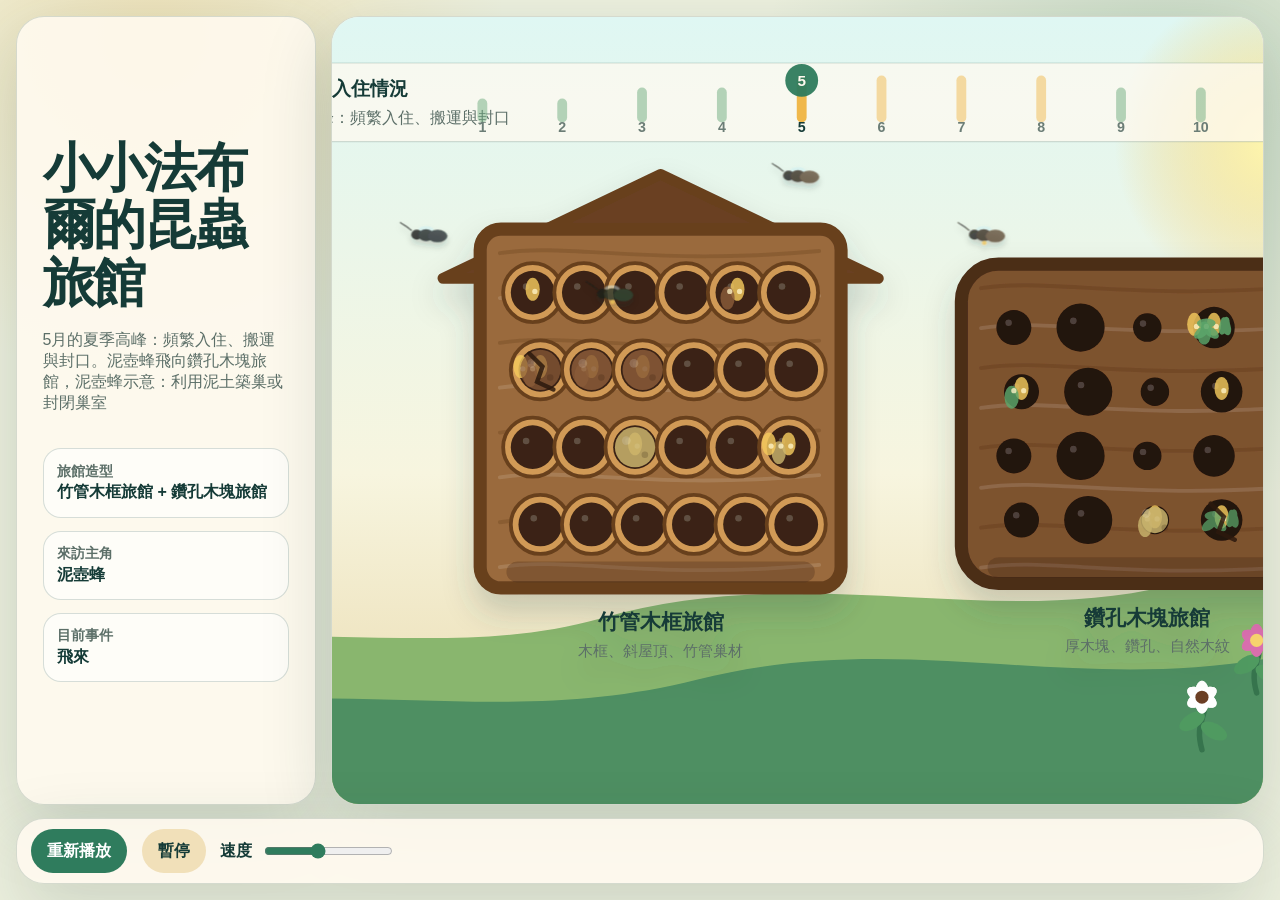
<file: index.html>
<!doctype html>
<html lang="zh-Hant">
<head>
  <meta charset="utf-8">
  <meta name="viewport" content="width=device-width, initial-scale=1">
  <title>小小法布爾的昆蟲旅館</title>
  <meta name="description" content="以本地 JSON 模擬 RAG 資料，呈現兩種昆蟲旅館、月份入住、來訪蜂類築巢封口與羽化離巢的 SVG 成果展示動畫。">
  <link rel="stylesheet" href="styles.css">
</head>
<body>
  <main class="stage-shell" aria-label="昆蟲旅館展示動畫">
    <section class="showcase" aria-labelledby="showTitle">
      <div class="scene-copy">
        <h1 id="showTitle"><span class="title-line">小小法布爾的</span><span class="title-line">昆蟲旅館</span></h1>
        <p id="sceneNarration" class="narration">載入展示資料中...</p>
        <dl class="facts">
          <div>
            <dt>旅館造型</dt>
            <dd id="hotelName">--</dd>
          </div>
          <div>
            <dt>來訪主角</dt>
            <dd id="beeName">--</dd>
          </div>
          <div>
            <dt>目前事件</dt>
            <dd id="eventName">--</dd>
          </div>
        </dl>
      </div>

      <div class="screen" role="img" aria-label="來訪蜂類來到昆蟲旅館築巢並羽化離巢的 SVG 動畫">
        <svg id="sceneSvg" viewBox="0 0 1280 720" preserveAspectRatio="xMidYMid slice" xmlns="http://www.w3.org/2000/svg">
          <defs>
            <linearGradient id="skyGradient" x1="0" x2="0" y1="0" y2="1">
              <stop offset="0%" stop-color="#dff7f3"/>
              <stop offset="58%" stop-color="#f7f5df"/>
              <stop offset="100%" stop-color="#e8d7a8"/>
            </linearGradient>
            <radialGradient id="sunGlow" cx="50%" cy="50%" r="50%">
              <stop offset="0%" stop-color="#fff7ad" stop-opacity="1"/>
              <stop offset="100%" stop-color="#f6c85f" stop-opacity="0"/>
            </radialGradient>
            <filter id="softShadow" x="-20%" y="-20%" width="140%" height="150%">
              <feDropShadow dx="0" dy="16" stdDeviation="14" flood-color="#315047" flood-opacity=".22"/>
            </filter>
            <filter id="tinyShadow" x="-40%" y="-40%" width="180%" height="180%">
              <feDropShadow dx="0" dy="4" stdDeviation="3" flood-color="#1c302b" flood-opacity=".25"/>
            </filter>
            <path id="flightCurve" d="M -110 210 C 120 95, 265 175, 420 282 S 690 352, 805 308" fill="none"/>
          </defs>

          <rect width="1280" height="720" fill="url(#skyGradient)"/>
          <circle id="sun" cx="1075" cy="116" r="145" fill="url(#sunGlow)"/>
          <path d="M0 590 C160 540 310 592 460 550 C650 496 810 560 980 520 C1120 488 1215 516 1280 492 L1280 720 L0 720 Z" fill="#89b66e"/>
          <path d="M0 646 C205 594 358 654 548 606 C752 554 915 632 1126 574 C1202 553 1246 552 1280 558 L1280 720 L0 720 Z" fill="#4e8f62"/>

          <g id="plantsLayer"></g>
          <g id="hotelLayer" filter="url(#softShadow)"></g>
          <g id="nestLayer"></g>
          <g id="beeLayer" filter="url(#tinyShadow)"></g>
          <g id="annotationLayer"></g>
          <g id="timeLayer"></g>
        </svg>
      </div>
    </section>

    <section class="controls" aria-label="展示控制">
      <button id="restartBtn" type="button">重新播放</button>
      <button id="pauseBtn" type="button">暫停</button>
      <label>
        速度
        <input id="speedRange" type="range" min="0.65" max="1.5" step="0.05" value="1">
      </label>
    </section>
  </main>

  <script src="app.js"></script>
</body>
</html>
</file>
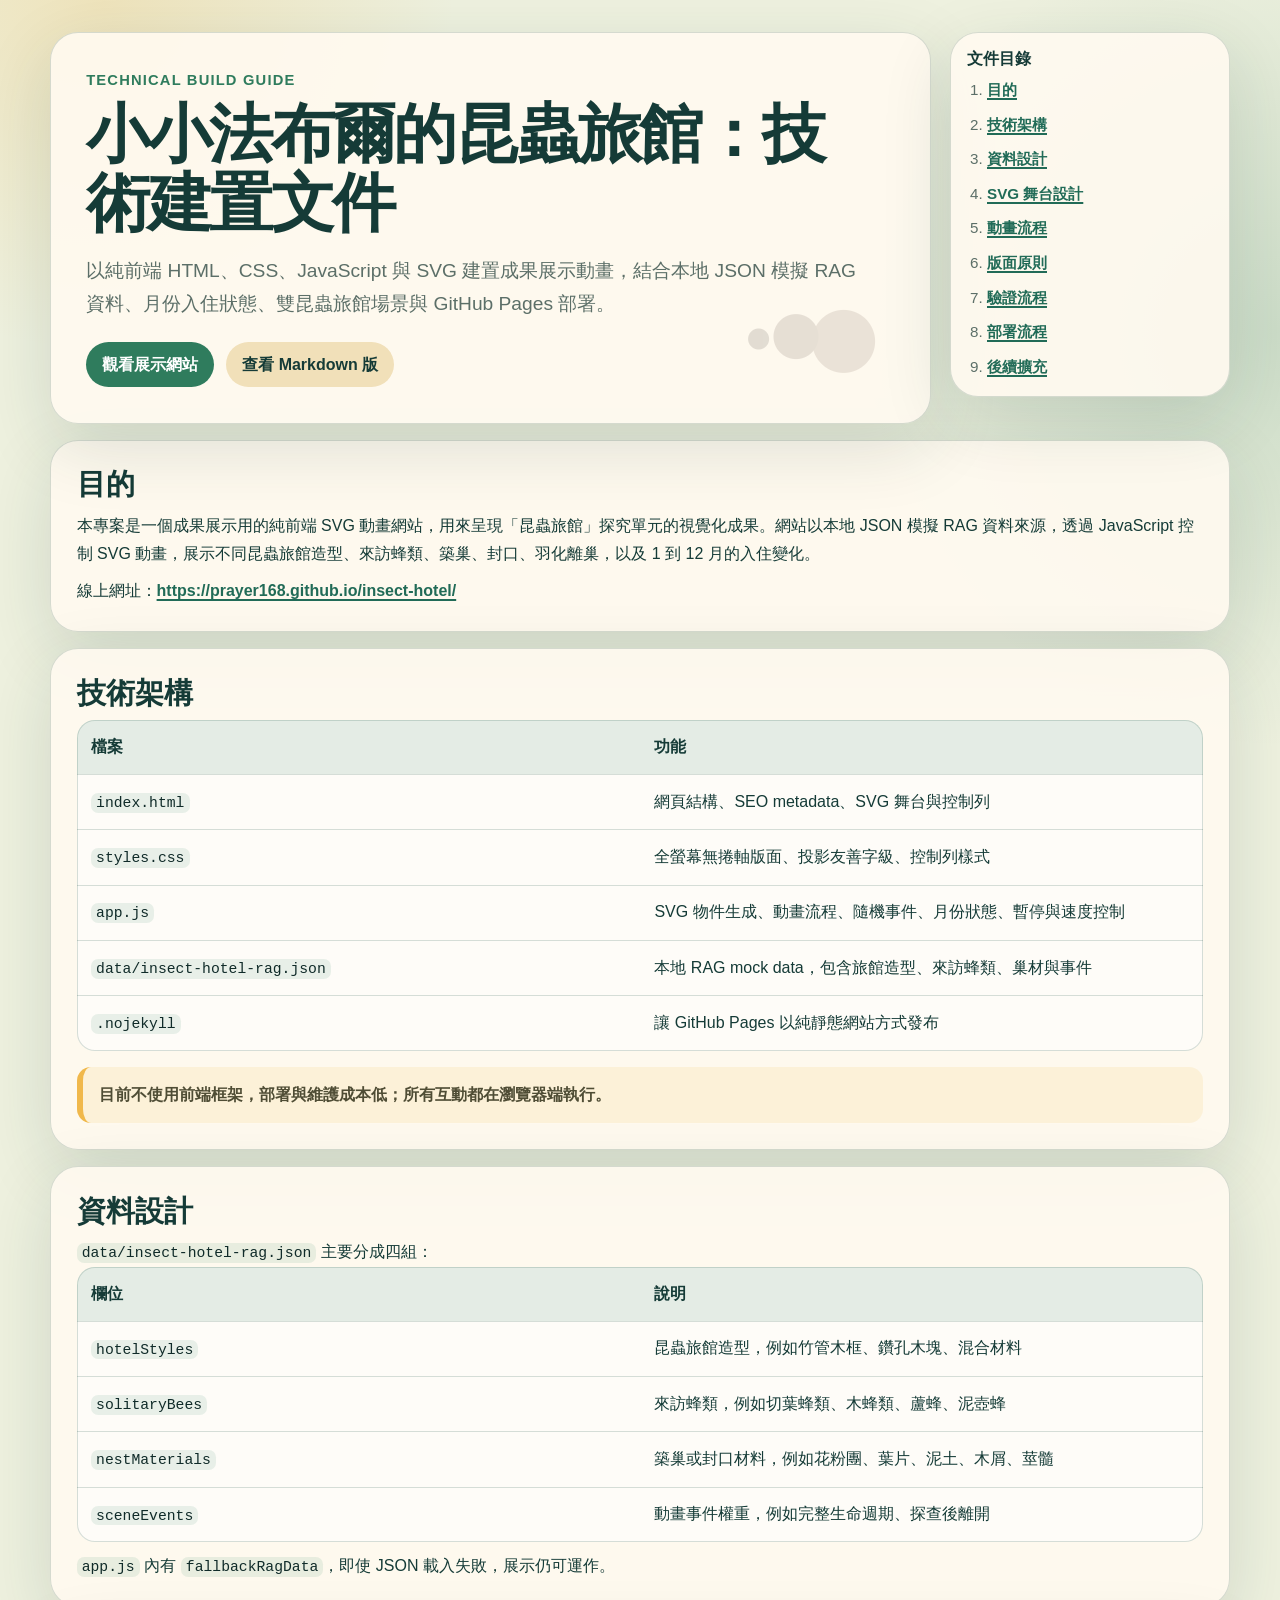
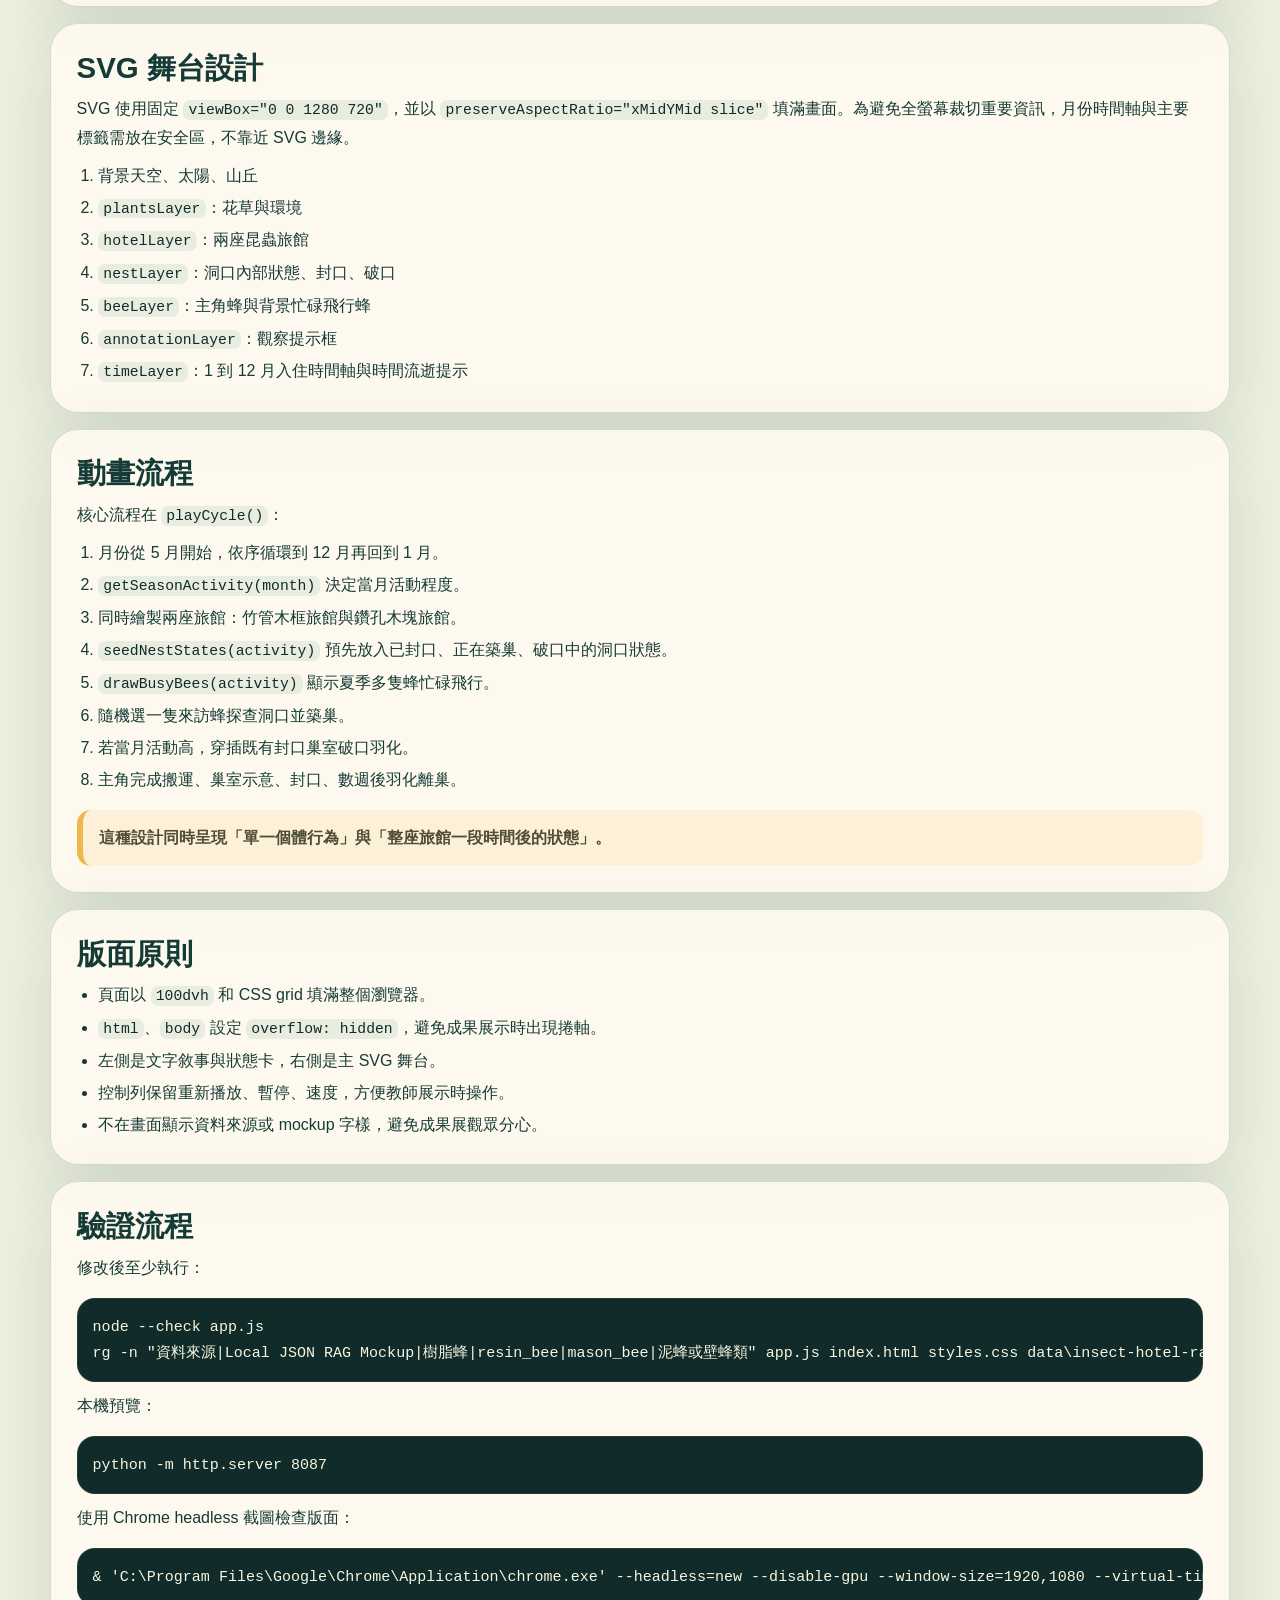
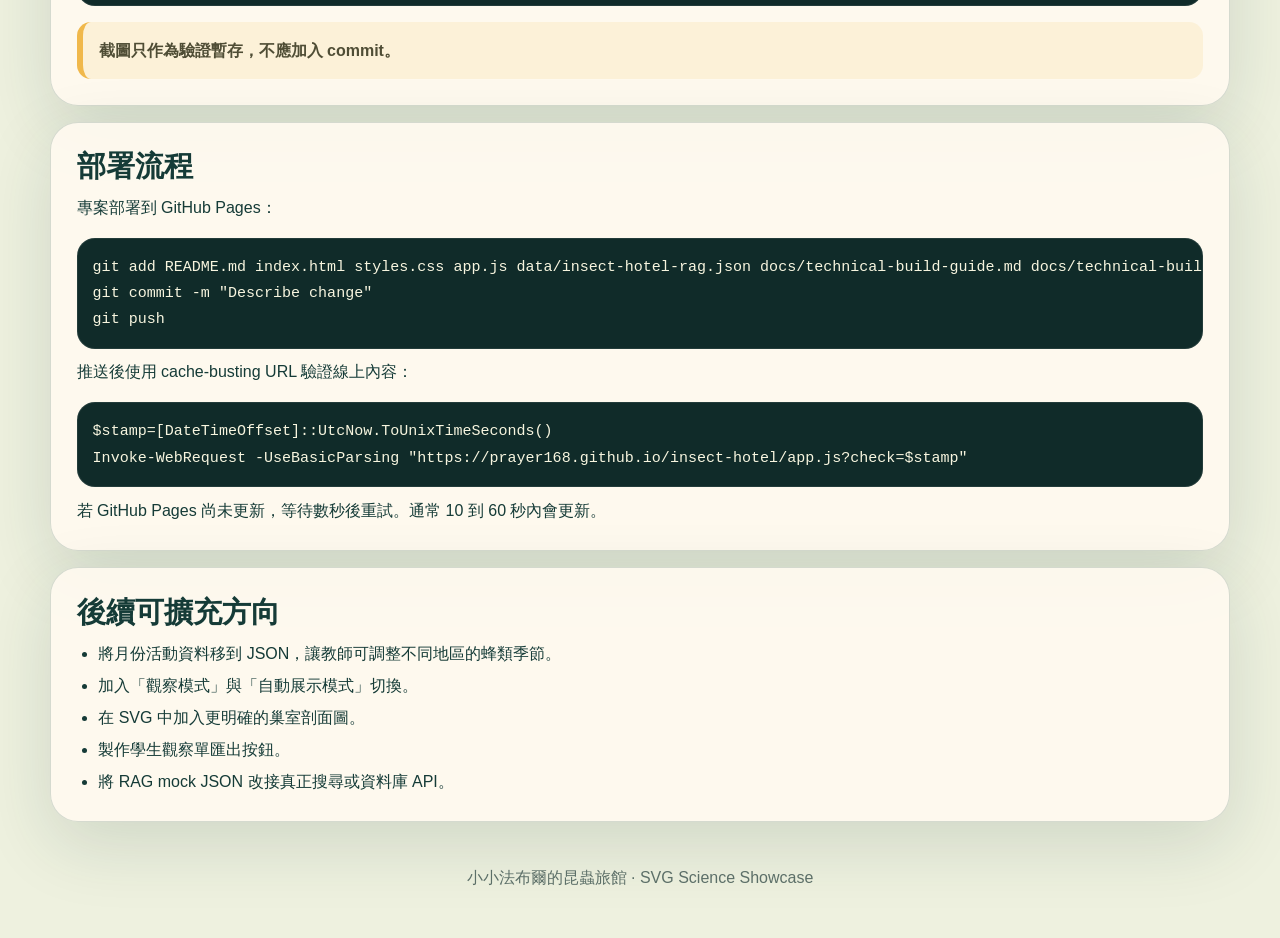
<file: docs/technical-build-guide.html>
<!doctype html>
<html lang="zh-Hant">
<head>
  <meta charset="utf-8">
  <meta name="viewport" content="width=device-width, initial-scale=1">
  <title>小小法布爾的昆蟲旅館：技術建置文件</title>
  <meta name="description" content="小小法布爾的昆蟲旅館 SVG 展示動畫技術建置、資料設計、驗證與 GitHub Pages 部署文件。">
  <style>
    :root {
      --ink: #153b37;
      --muted: #5c6f68;
      --paper: #fffaf0;
      --soft: #f6f1df;
      --line: rgba(31, 77, 67, .18);
      --green: #2f7c5d;
      --gold: #f0b84b;
      --code: #102b29;
      --shadow: 0 22px 70px rgba(23, 58, 52, .14);
    }

    * { box-sizing: border-box; }

    html { scroll-behavior: smooth; }

    body {
      margin: 0;
      color: var(--ink);
      font-family: "Noto Sans TC", "Microsoft JhengHei", Arial, sans-serif;
      line-height: 1.75;
      overflow-x: hidden;
      background:
        radial-gradient(circle at 8% 0%, rgba(240, 184, 75, .24), transparent 22rem),
        radial-gradient(circle at 100% 8%, rgba(47, 124, 93, .18), transparent 26rem),
        #eef1df;
    }

    a {
      color: #216b57;
      font-weight: 800;
      text-decoration-thickness: .12em;
      text-underline-offset: .18em;
    }

    code {
      padding: .12rem .32rem;
      border-radius: .45rem;
      background: rgba(47, 124, 93, .1);
      color: var(--code);
      font-family: "Cascadia Code", Consolas, monospace;
      font-size: .92em;
    }

    pre {
      overflow-x: auto;
      margin: 1rem 0 0;
      padding: 1rem;
      border-radius: 18px;
      background: #102b29;
      color: #f7f5df;
      box-shadow: inset 0 0 0 1px rgba(255,255,255,.08);
    }

    pre code {
      padding: 0;
      background: transparent;
      color: inherit;
      font-size: .94rem;
    }

    table {
      width: 100%;
      border-collapse: collapse;
      table-layout: fixed;
      overflow: hidden;
      border-radius: 18px;
      background: rgba(255,255,255,.62);
      box-shadow: inset 0 0 0 1px var(--line);
    }

    th,
    td {
      padding: .8rem .9rem;
      border-bottom: 1px solid var(--line);
      text-align: left;
      vertical-align: top;
    }

    th {
      background: rgba(47, 124, 93, .12);
      font-weight: 900;
    }

    tr:last-child td { border-bottom: 0; }

    .page {
      width: min(1180px, calc(100% - 2rem));
      margin: 0 auto;
      padding: 1rem 0 3rem;
    }

    .hero {
      display: grid;
      grid-template-columns: minmax(0, 1fr) 280px;
      gap: 1.2rem;
      align-items: stretch;
      margin: 1rem 0;
    }

    .hero-main,
    .toc,
    .card {
      min-width: 0;
      border: 1px solid var(--line);
      border-radius: 28px;
      background: rgba(255, 250, 240, .9);
      box-shadow: var(--shadow);
      overflow-wrap: anywhere;
    }

    .hero-main {
      padding: clamp(1.4rem, 3vw, 2.2rem);
      position: relative;
      overflow: hidden;
    }

    .hero-main::after {
      content: "";
      position: absolute;
      right: 2rem;
      bottom: 1.5rem;
      width: 170px;
      height: 120px;
      border-radius: 999px;
      background:
        radial-gradient(circle at 18% 50%, #1f1812 0 10px, transparent 11px),
        radial-gradient(circle at 40% 48%, #3b2a1e 0 22px, transparent 23px),
        radial-gradient(circle at 68% 52%, #5c4630 0 31px, transparent 32px);
      opacity: .12;
      pointer-events: none;
    }

    .eyebrow {
      margin: 0 0 .35rem;
      color: var(--green);
      font-size: .92rem;
      font-weight: 900;
      letter-spacing: .08em;
      text-transform: uppercase;
    }

    h1 {
      margin: 0;
      max-width: 780px;
      font-size: clamp(2.15rem, 5vw, 4.7rem);
      line-height: 1.08;
      letter-spacing: -.04em;
    }

    .lead {
      max-width: 780px;
      margin: 1rem 0 0;
      color: var(--muted);
      font-size: clamp(1rem, 1.5vw, 1.2rem);
    }

    .actions {
      display: flex;
      flex-wrap: wrap;
      gap: .75rem;
      margin-top: 1.3rem;
    }

    .button {
      display: inline-flex;
      align-items: center;
      min-height: 44px;
      padding: .55rem 1rem;
      border-radius: 999px;
      background: var(--green);
      color: white;
      text-decoration: none;
    }

    .button.secondary {
      background: #f1e0b9;
      color: var(--ink);
    }

    .toc {
      padding: 1rem;
      align-self: start;
      position: sticky;
      top: 1rem;
    }

    .toc h2 {
      margin: 0 0 .55rem;
      font-size: 1rem;
    }

    .toc ol {
      display: grid;
      gap: .25rem;
      margin: 0;
      padding-left: 1.25rem;
      color: var(--muted);
      font-size: .95rem;
    }

    .grid {
      display: grid;
      gap: 1rem;
    }

    .card {
      padding: clamp(1.15rem, 2vw, 1.6rem);
      overflow: hidden;
    }

    h2 {
      margin: 0 0 .65rem;
      font-size: clamp(1.35rem, 2.3vw, 2rem);
      line-height: 1.2;
    }

    p { margin: .6rem 0 0; }

    ul,
    ol {
      margin: .6rem 0 0;
      padding-left: 1.35rem;
    }

    li + li { margin-top: .25rem; }

    .note {
      margin-top: 1rem;
      padding: .9rem 1rem;
      border-left: 6px solid var(--gold);
      border-radius: 14px;
      background: rgba(240, 184, 75, .13);
      color: #4f4d35;
      font-weight: 700;
    }

    footer {
      margin-top: 1rem;
      padding: 1rem;
      color: var(--muted);
      text-align: center;
    }

    @media (max-width: 900px) {
      .hero { grid-template-columns: 1fr; }
      .toc { position: static; }
    }
  </style>
</head>
<body>
  <main class="page">
    <section class="hero" aria-labelledby="title">
      <div class="hero-main">
        <p class="eyebrow">Technical Build Guide</p>
        <h1 id="title">小小法布爾的昆蟲旅館：技術建置文件</h1>
        <p class="lead">以純前端 HTML、CSS、JavaScript 與 SVG 建置成果展示動畫，結合本地 JSON 模擬 RAG 資料、月份入住狀態、雙昆蟲旅館場景與 GitHub Pages 部署。</p>
        <div class="actions">
          <a class="button" href="../">觀看展示網站</a>
          <a class="button secondary" href="./technical-build-guide.md">查看 Markdown 版</a>
        </div>
      </div>
      <nav class="toc" aria-label="文件目錄">
        <h2>文件目錄</h2>
        <ol>
          <li><a href="#purpose">目的</a></li>
          <li><a href="#architecture">技術架構</a></li>
          <li><a href="#data">資料設計</a></li>
          <li><a href="#svg">SVG 舞台設計</a></li>
          <li><a href="#animation">動畫流程</a></li>
          <li><a href="#layout">版面原則</a></li>
          <li><a href="#validation">驗證流程</a></li>
          <li><a href="#deploy">部署流程</a></li>
          <li><a href="#next">後續擴充</a></li>
        </ol>
      </nav>
    </section>

    <div class="grid">
      <section id="purpose" class="card">
        <h2>目的</h2>
        <p>本專案是一個成果展示用的純前端 SVG 動畫網站，用來呈現「昆蟲旅館」探究單元的視覺化成果。網站以本地 JSON 模擬 RAG 資料來源，透過 JavaScript 控制 SVG 動畫，展示不同昆蟲旅館造型、來訪蜂類、築巢、封口、羽化離巢，以及 1 到 12 月的入住變化。</p>
        <p>線上網址：<a href="https://prayer168.github.io/insect-hotel/">https://prayer168.github.io/insect-hotel/</a></p>
      </section>

      <section id="architecture" class="card">
        <h2>技術架構</h2>
        <table>
          <thead><tr><th>檔案</th><th>功能</th></tr></thead>
          <tbody>
            <tr><td><code>index.html</code></td><td>網頁結構、SEO metadata、SVG 舞台與控制列</td></tr>
            <tr><td><code>styles.css</code></td><td>全螢幕無捲軸版面、投影友善字級、控制列樣式</td></tr>
            <tr><td><code>app.js</code></td><td>SVG 物件生成、動畫流程、隨機事件、月份狀態、暫停與速度控制</td></tr>
            <tr><td><code>data/insect-hotel-rag.json</code></td><td>本地 RAG mock data，包含旅館造型、來訪蜂類、巢材與事件</td></tr>
            <tr><td><code>.nojekyll</code></td><td>讓 GitHub Pages 以純靜態網站方式發布</td></tr>
          </tbody>
        </table>
        <p class="note">目前不使用前端框架，部署與維護成本低；所有互動都在瀏覽器端執行。</p>
      </section>

      <section id="data" class="card">
        <h2>資料設計</h2>
        <p><code>data/insect-hotel-rag.json</code> 主要分成四組：</p>
        <table>
          <thead><tr><th>欄位</th><th>說明</th></tr></thead>
          <tbody>
            <tr><td><code>hotelStyles</code></td><td>昆蟲旅館造型，例如竹管木框、鑽孔木塊、混合材料</td></tr>
            <tr><td><code>solitaryBees</code></td><td>來訪蜂類，例如切葉蜂類、木蜂類、蘆蜂、泥壺蜂</td></tr>
            <tr><td><code>nestMaterials</code></td><td>築巢或封口材料，例如花粉團、葉片、泥土、木屑、莖髓</td></tr>
            <tr><td><code>sceneEvents</code></td><td>動畫事件權重，例如完整生命週期、探查後離開</td></tr>
          </tbody>
        </table>
        <p><code>app.js</code> 內有 <code>fallbackRagData</code>，即使 JSON 載入失敗，展示仍可運作。</p>
      </section>

      <section id="svg" class="card">
        <h2>SVG 舞台設計</h2>
        <p>SVG 使用固定 <code>viewBox="0 0 1280 720"</code>，並以 <code>preserveAspectRatio="xMidYMid slice"</code> 填滿畫面。為避免全螢幕裁切重要資訊，月份時間軸與主要標籤需放在安全區，不靠近 SVG 邊緣。</p>
        <ol>
          <li>背景天空、太陽、山丘</li>
          <li><code>plantsLayer</code>：花草與環境</li>
          <li><code>hotelLayer</code>：兩座昆蟲旅館</li>
          <li><code>nestLayer</code>：洞口內部狀態、封口、破口</li>
          <li><code>beeLayer</code>：主角蜂與背景忙碌飛行蜂</li>
          <li><code>annotationLayer</code>：觀察提示框</li>
          <li><code>timeLayer</code>：1 到 12 月入住時間軸與時間流逝提示</li>
        </ol>
      </section>

      <section id="animation" class="card">
        <h2>動畫流程</h2>
        <p>核心流程在 <code>playCycle()</code>：</p>
        <ol>
          <li>月份從 5 月開始，依序循環到 12 月再回到 1 月。</li>
          <li><code>getSeasonActivity(month)</code> 決定當月活動程度。</li>
          <li>同時繪製兩座旅館：竹管木框旅館與鑽孔木塊旅館。</li>
          <li><code>seedNestStates(activity)</code> 預先放入已封口、正在築巢、破口中的洞口狀態。</li>
          <li><code>drawBusyBees(activity)</code> 顯示夏季多隻蜂忙碌飛行。</li>
          <li>隨機選一隻來訪蜂探查洞口並築巢。</li>
          <li>若當月活動高，穿插既有封口巢室破口羽化。</li>
          <li>主角完成搬運、巢室示意、封口、數週後羽化離巢。</li>
        </ol>
        <p class="note">這種設計同時呈現「單一個體行為」與「整座旅館一段時間後的狀態」。</p>
      </section>

      <section id="layout" class="card">
        <h2>版面原則</h2>
        <ul>
          <li>頁面以 <code>100dvh</code> 和 CSS grid 填滿整個瀏覽器。</li>
          <li><code>html</code>、<code>body</code> 設定 <code>overflow: hidden</code>，避免成果展示時出現捲軸。</li>
          <li>左側是文字敘事與狀態卡，右側是主 SVG 舞台。</li>
          <li>控制列保留重新播放、暫停、速度，方便教師展示時操作。</li>
          <li>不在畫面顯示資料來源或 mockup 字樣，避免成果展觀眾分心。</li>
        </ul>
      </section>

      <section id="validation" class="card">
        <h2>驗證流程</h2>
        <p>修改後至少執行：</p>
        <pre><code>node --check app.js
rg -n "資料來源|Local JSON RAG Mockup|樹脂蜂|resin_bee|mason_bee|泥蜂或壁蜂類" app.js index.html styles.css data\insect-hotel-rag.json README.md</code></pre>
        <p>本機預覽：</p>
        <pre><code>python -m http.server 8087</code></pre>
        <p>使用 Chrome headless 截圖檢查版面：</p>
        <pre><code>&amp; 'C:\Program Files\Google\Chrome\Application\chrome.exe' --headless=new --disable-gpu --window-size=1920,1080 --virtual-time-budget=7000 --screenshot='preview.png' 'http://localhost:8087'</code></pre>
        <p class="note">截圖只作為驗證暫存，不應加入 commit。</p>
      </section>

      <section id="deploy" class="card">
        <h2>部署流程</h2>
        <p>專案部署到 GitHub Pages：</p>
        <pre><code>git add README.md index.html styles.css app.js data/insect-hotel-rag.json docs/technical-build-guide.md docs/technical-build-guide.html
git commit -m "Describe change"
git push</code></pre>
        <p>推送後使用 cache-busting URL 驗證線上內容：</p>
        <pre><code>$stamp=[DateTimeOffset]::UtcNow.ToUnixTimeSeconds()
Invoke-WebRequest -UseBasicParsing "https://prayer168.github.io/insect-hotel/app.js?check=$stamp"</code></pre>
        <p>若 GitHub Pages 尚未更新，等待數秒後重試。通常 10 到 60 秒內會更新。</p>
      </section>

      <section id="next" class="card">
        <h2>後續可擴充方向</h2>
        <ul>
          <li>將月份活動資料移到 JSON，讓教師可調整不同地區的蜂類季節。</li>
          <li>加入「觀察模式」與「自動展示模式」切換。</li>
          <li>在 SVG 中加入更明確的巢室剖面圖。</li>
          <li>製作學生觀察單匯出按鈕。</li>
          <li>將 RAG mock JSON 改接真正搜尋或資料庫 API。</li>
        </ul>
      </section>
    </div>

    <footer>
      <p>小小法布爾的昆蟲旅館 · SVG Science Showcase</p>
    </footer>
  </main>
</body>
</html>
</file>
<file: styles.css>
:root {
  --ink: #153b37;
  --muted: #5c6f68;
  --paper: #fffaf0;
  --line: rgba(31, 77, 67, .18);
  --green: #2f7c5d;
  --gold: #f0b84b;
  --shadow: 0 22px 70px rgba(23, 58, 52, .18);
}

* { box-sizing: border-box; }

html,
body {
  width: 100%;
  height: 100%;
  overflow: hidden;
  overscroll-behavior: none;
}

body {
  margin: 0;
  color: var(--ink);
  font-family: "Noto Sans TC", "Microsoft JhengHei", Arial, sans-serif;
  background:
    radial-gradient(circle at 12% 4%, rgba(240, 184, 75, .25), transparent 22rem),
    radial-gradient(circle at 92% 10%, rgba(47, 124, 93, .2), transparent 26rem),
    #eef1df;
  overflow: hidden;
}

button,
input {
  font: inherit;
}

button {
  min-height: 44px;
  padding: .6rem 1rem;
  border: 0;
  border-radius: 999px;
  background: var(--green);
  color: white;
  font-weight: 800;
  cursor: pointer;
}

button.secondary,
#pauseBtn {
  background: #f1e0b9;
  color: var(--ink);
}

button:focus-visible,
input:focus-visible {
  outline: 4px solid var(--gold);
  outline-offset: 3px;
}

.stage-shell {
  width: 100vw;
  height: 100dvh;
  margin: 0;
  padding: clamp(.55rem, 1.4vw, 1rem);
  display: grid;
  grid-template-rows: minmax(0, 1fr) auto;
  gap: clamp(.55rem, 1vw, .85rem);
  overflow: hidden;
}

.showcase {
  display: grid;
  grid-template-columns: minmax(300px, .31fr) minmax(0, 1fr);
  gap: clamp(.75rem, 1.2vw, 1.2rem);
  align-items: stretch;
  min-height: 0;
  min-width: 0;
}

.scene-copy,
.screen,
.controls {
  min-width: 0;
  max-width: 100%;
  border: 1px solid var(--line);
  border-radius: 28px;
  background: rgba(255, 250, 240, .88);
  box-shadow: var(--shadow);
}

.scene-copy {
  min-height: 0;
  padding: clamp(1rem, 2vw, 1.65rem);
  display: flex;
  flex-direction: column;
  justify-content: center;
}

h1 {
  margin: 0;
  font-size: clamp(2rem, 4.15vw, 4.45rem);
  line-height: 1.08;
  letter-spacing: -.04em;
  overflow-wrap: anywhere;
  word-break: break-all;
}

.title-line {
  display: inline;
}

.narration {
  min-width: 0;
  min-height: clamp(5.6rem, 11vh, 8.2rem);
  margin: clamp(.75rem, 1.5vw, 1.2rem) 0;
  color: var(--muted);
  font-size: clamp(.98rem, 1.25vw, 1.24rem);
  overflow-wrap: anywhere;
}

.facts {
  min-width: 0;
  display: grid;
  gap: clamp(.55rem, 1vw, .8rem);
  margin: 0;
}

.facts div {
  min-width: 0;
  padding: clamp(.72rem, 1.05vw, 1rem);
  border: 1px solid var(--line);
  border-radius: 18px;
  background: rgba(255, 255, 255, .62);
}

.facts dt {
  color: var(--muted);
  font-size: .85rem;
  font-weight: 800;
}

.facts dd {
  margin: .1rem 0 0;
  font-weight: 900;
  overflow-wrap: anywhere;
}

.screen {
  min-height: 0;
  height: 100%;
  overflow: hidden;
  padding: 0;
}

#sceneSvg {
  display: block;
  width: 100%;
  height: 100%;
}

.controls {
  display: flex;
  flex-wrap: wrap;
  align-items: center;
  gap: .9rem;
  min-height: 58px;
  padding: .62rem .9rem;
}

.controls label {
  display: flex;
  align-items: center;
  gap: .6rem;
  font-weight: 900;
}

.controls input {
  accent-color: var(--green);
}

.wing {
  transform-origin: center;
  animation: wingBeat .12s ease-in-out infinite alternate;
}

.wing.back {
  animation-delay: .06s;
}

.bee-bob {
  animation: beeBob .7s ease-in-out infinite alternate;
}

.pulse {
  animation: pulse 1.2s ease-in-out infinite;
}

.time-spin {
  transform-origin: center;
  animation: timeSpin 5s linear infinite;
}

@keyframes wingBeat {
  from { transform: rotate(-10deg) scaleY(.72); opacity: .56; }
  to { transform: rotate(13deg) scaleY(1.06); opacity: .88; }
}

@keyframes beeBob {
  from { transform: translateY(-4px); }
  to { transform: translateY(6px); }
}

@keyframes pulse {
  0%, 100% { opacity: .35; transform: scale(1); }
  50% { opacity: .95; transform: scale(1.12); }
}

@keyframes timeSpin {
  to { transform: rotate(360deg); }
}

@media (max-width: 980px) {
  .showcase {
    grid-template-columns: minmax(220px, .34fr) minmax(0, 1fr);
    gap: .7rem;
  }

  .scene-copy {
    padding: .9rem;
  }

  h1 { font-size: clamp(1.45rem, 3.5vw, 2.45rem); }
  .narration {
    min-height: clamp(4.5rem, 10vh, 6rem);
    font-size: .9rem;
  }

  .facts div {
    padding: .62rem .7rem;
  }
}

@media (max-width: 860px) {
  html,
  body {
    height: auto;
    min-height: 100%;
    overflow-x: hidden;
    overflow-y: auto;
    overscroll-behavior: auto;
  }

  body {
    overflow-x: hidden;
    overflow-y: auto;
  }

  .stage-shell {
    width: 100%;
    max-width: 100%;
    min-height: 100dvh;
    height: auto;
    padding: .65rem;
    display: flex;
    flex-direction: column;
    overflow: visible;
  }

  .showcase {
    display: flex;
    flex-direction: column;
    gap: .65rem;
    min-height: auto;
    width: 100%;
  }

  .scene-copy,
  .screen,
  .controls {
    border-radius: 22px;
  }

  .scene-copy {
    padding: 1rem;
  }

  h1 {
    max-width: 100%;
    font-size: clamp(2rem, 11vw, 3rem);
  }

  .title-line {
    display: block;
  }

  .narration {
    min-height: auto;
    margin: .8rem 0;
    font-size: 1rem;
    word-break: break-all;
  }

  .facts {
    grid-template-columns: 1fr;
    gap: .55rem;
  }

  .facts div {
    border-radius: 16px;
  }

  .screen {
    width: 100%;
    height: auto;
    aspect-ratio: 16 / 9;
    min-height: 260px;
  }

  #sceneSvg {
    height: 100%;
  }

  .controls {
    position: sticky;
    bottom: .5rem;
    z-index: 5;
    justify-content: center;
    gap: .55rem;
    padding: .55rem;
  }

  .controls label {
    flex: 1 1 100%;
    justify-content: center;
  }
}

@media (max-width: 430px) {
  .stage-shell {
    padding: .5rem;
  }

  .scene-copy {
    padding: .85rem;
  }

  h1 {
    font-size: clamp(1.75rem, 10vw, 2.25rem);
  }

  .narration {
    font-size: .94rem;
  }

  .screen {
    min-height: 210px;
  }

  button {
    padding: .55rem .8rem;
  }
}

@media (prefers-reduced-motion: reduce) {
  *,
  *::before,
  *::after {
    animation-duration: .001ms !important;
    animation-iteration-count: 1 !important;
    scroll-behavior: auto !important;
  }
}
</file>
